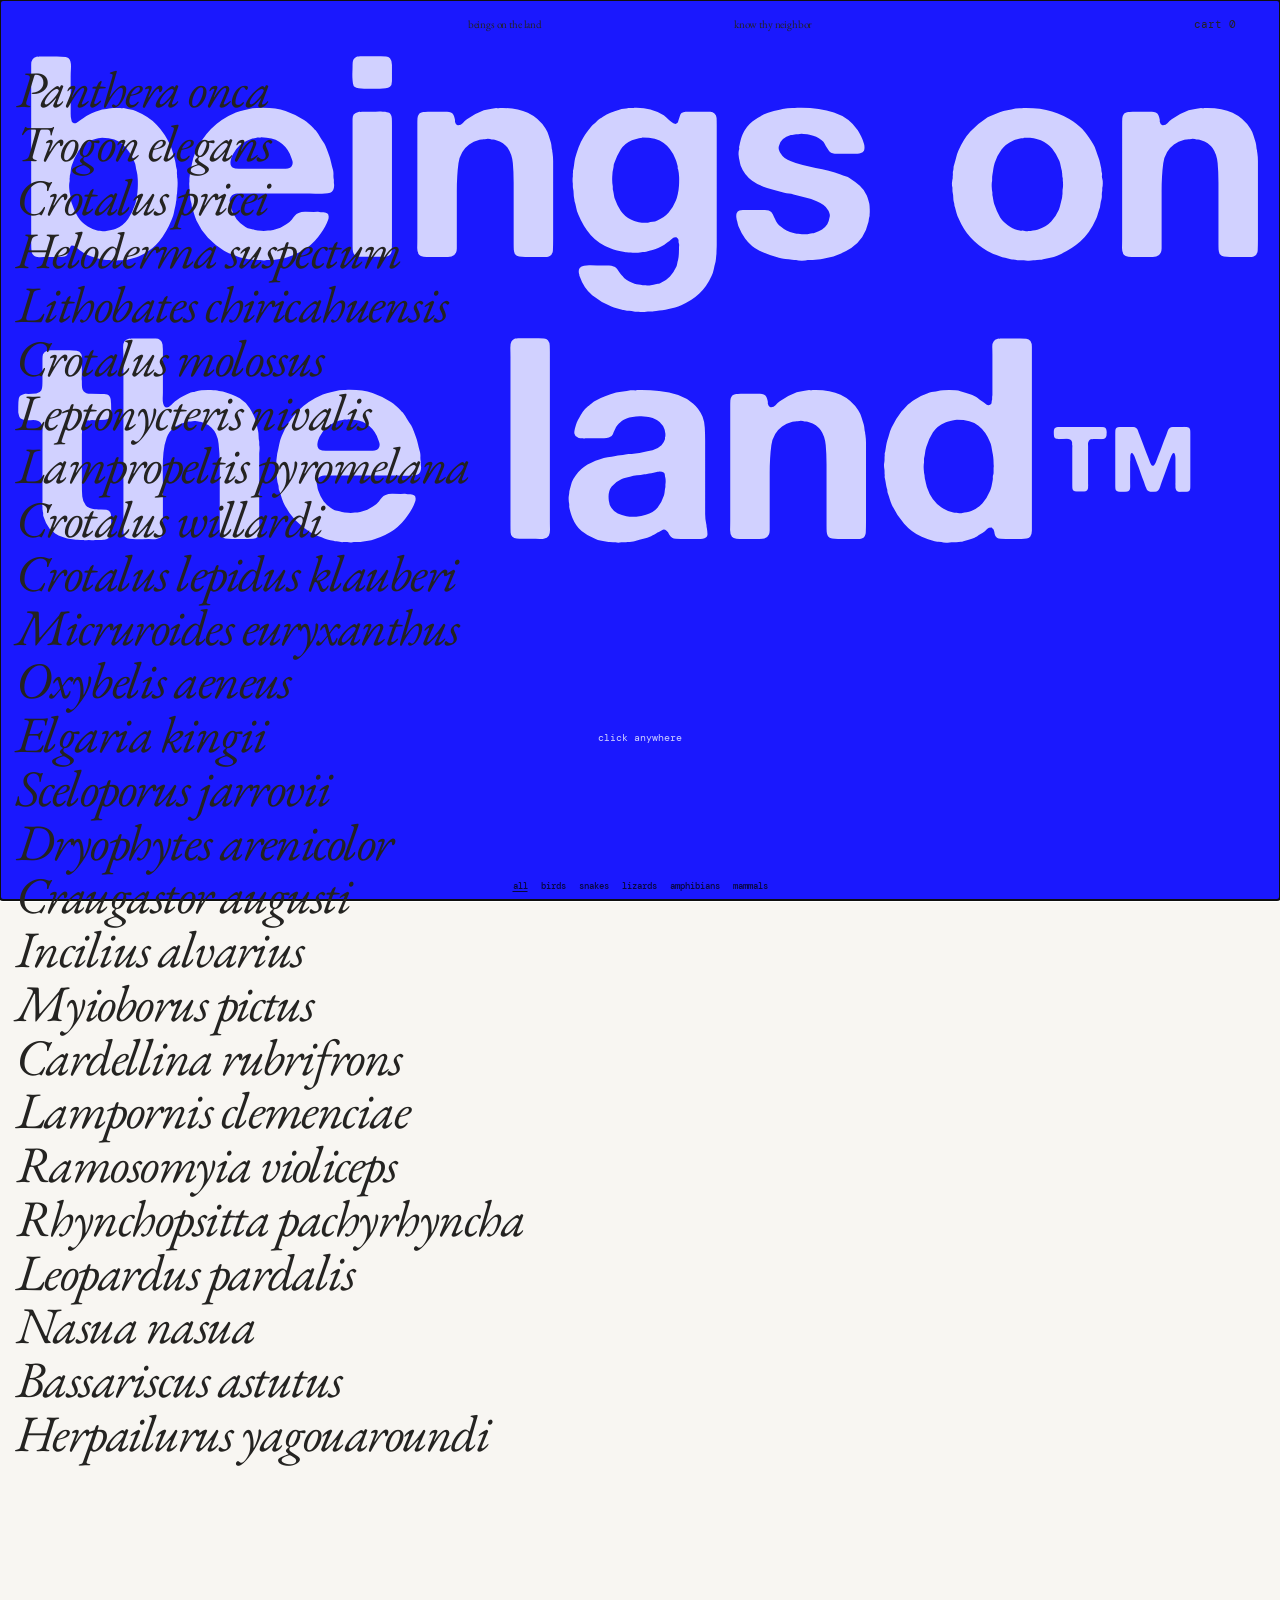
<file: index.html>
<!doctype html>
<html lang="en">
  <head>
    <meta charset="utf-8">
    <meta name="viewport" content="width=device-width, initial-scale=1, viewport-fit=cover">
    <meta name="theme-color" content="#2424ff">
    <meta name="apple-mobile-web-app-capable" content="yes">
    <meta name="apple-mobile-web-app-status-bar-style" content="black-translucent">
    <meta name="description" content="Beings on the Land — embroidered objects from the Sky Islands.">
    <meta property="og:type" content="website">
    <meta property="og:title" content="beings on the land">
    <meta property="og:description" content="Beings on the Land — embroidered objects from the Sky Islands.">
    <meta property="og:url" content="https://beings.onthe.land/">
    <meta property="og:image" content="https://beings.onthe.land/images/trogon-elegans.jpg">
    <meta property="og:image:width" content="960">
    <meta property="og:image:height" content="960">
    <meta name="twitter:card" content="summary_large_image">
    <meta name="twitter:title" content="beings on the land">
    <meta name="twitter:description" content="Beings on the Land — embroidered objects from the Sky Islands.">
    <meta name="twitter:image" content="https://beings.onthe.land/images/trogon-elegans.jpg">
    <title>beings on the land</title>
    <link rel="stylesheet" href="style.css">
  </head>
  <body class="index-page">
    <header class="site-header">
      <a class="site-title" href="index.html">beings on the land</a>
      <nav aria-label="Primary"><a href="index.html">beings on the land</a><a href="about.html">know thy neighbor</a></nav>
      <button class="cart-toggle" type="button" aria-expanded="false" aria-controls="cart-drawer">cart <span data-cart-count>0</span></button>
    </header>
    <main><section class="animal-index" id="animal-index" aria-label="Beings" aria-live="polite"></section></main>
    <nav class="filter-nav" aria-label="Filter beings by taxon">
      <div class="filter-scroll">
        <button type="button" data-filter="All" aria-pressed="true">all</button>
        <button type="button" data-filter="Birds" aria-pressed="false">birds</button>
        <button type="button" data-filter="Snakes" aria-pressed="false">snakes</button>
        <button type="button" data-filter="Lizards" aria-pressed="false">lizards</button>
        <button type="button" data-filter="Amphibians" aria-pressed="false">amphibians</button>
        <button type="button" data-filter="Mammals" aria-pressed="false">mammals</button>
      </div>
    </nav>
    <div class="landing" id="landing" role="dialog" aria-label="Beings on the Land. Click anywhere to enter." tabindex="-1">
      <p class="overlay-1">beings on<br>the land<span class="trademark">™</span></p>
      <span>click anywhere</span>
    </div>
    <button class="landing-dismiss" id="landing-dismiss" type="button" aria-label="Enter Beings on the Land"></button>
    <div id="cart-root"></div>
    <script src="products.js"></script><script src="cart.js"></script><script src="script.js"></script>
  </body>
</html>
</file>
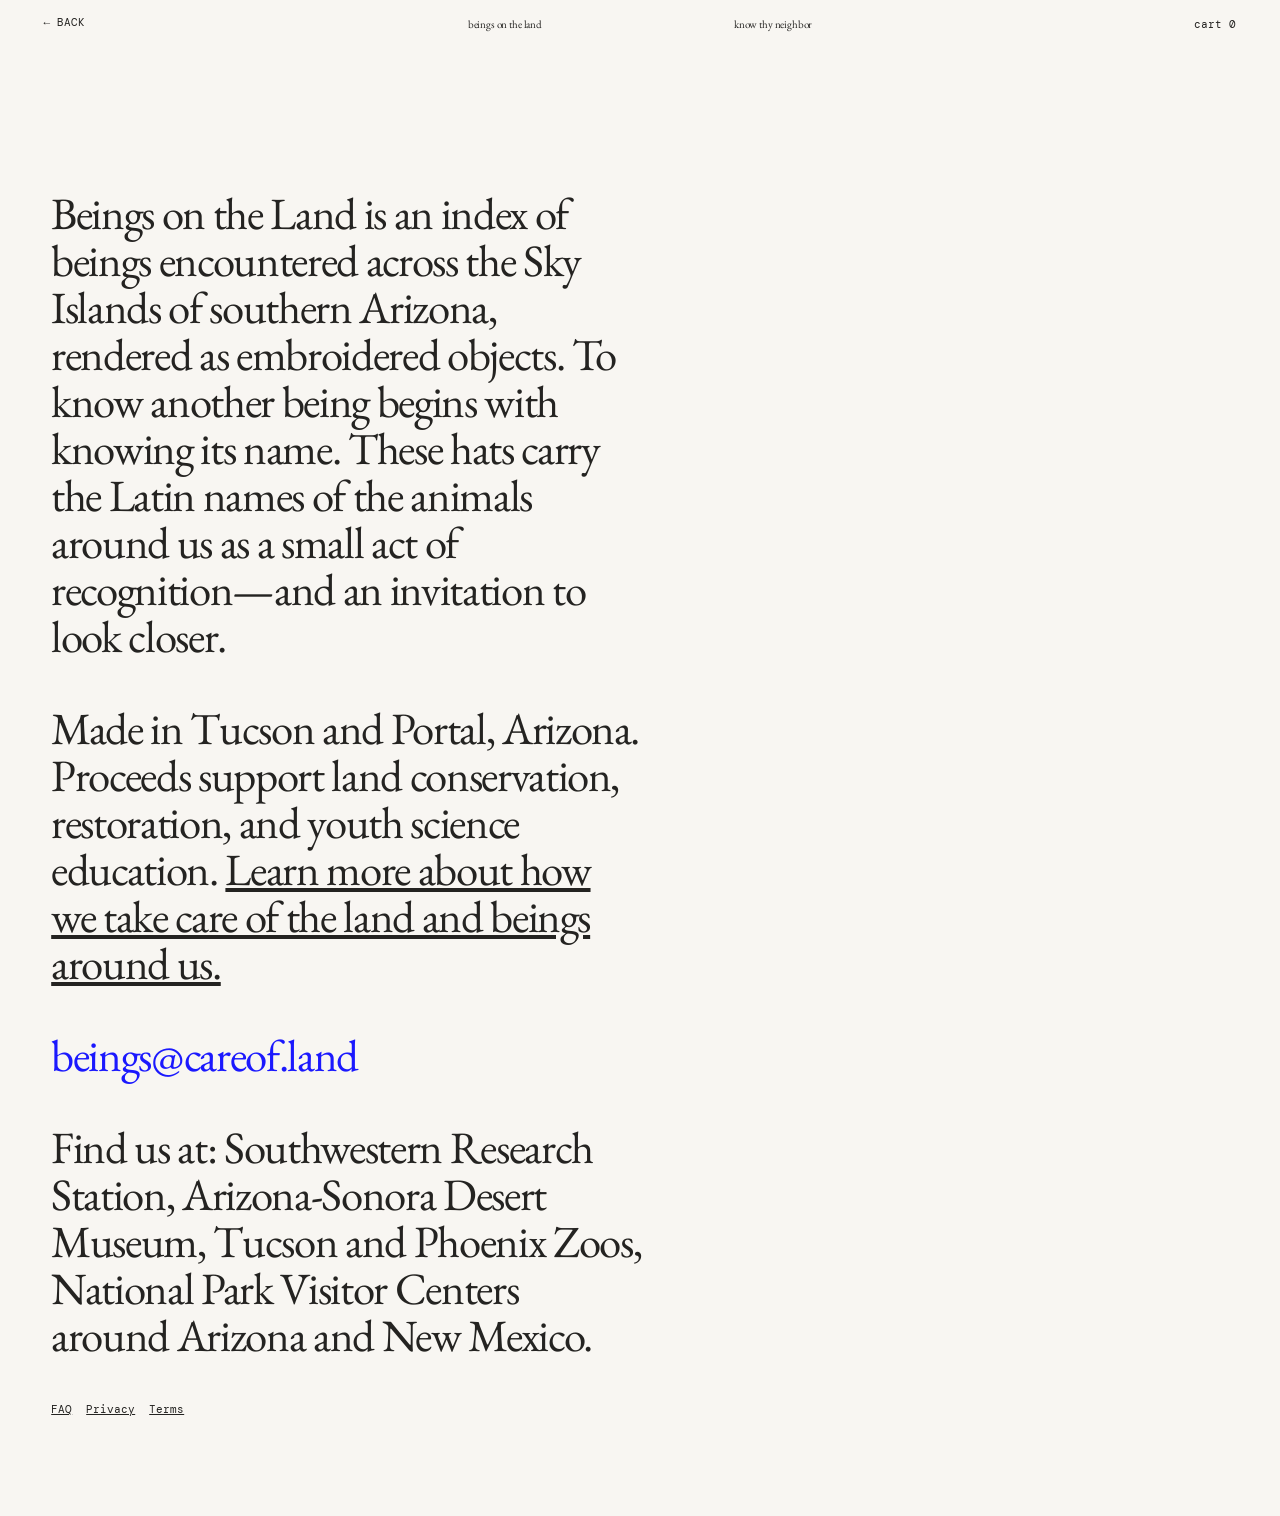
<file: about.html>
<!doctype html>
<html lang="en"><head><meta charset="utf-8"><meta name="viewport" content="width=device-width, initial-scale=1"><title>know thy neighbor — beings on the land</title><link rel="stylesheet" href="style.css"></head>
<body class="text-page about-page"><header class="site-header"><a class="site-title" href="index.html">beings on the land</a><nav aria-label="Primary"><a href="index.html">beings on the land</a><a href="about.html" aria-current="page">know thy neighbor</a></nav><button class="cart-toggle" type="button" aria-expanded="false" aria-controls="cart-drawer">cart <span data-cart-count>0</span></button></header><main class="prose"><p>Beings on the Land is an index of beings encountered across the Sky Islands of southern Arizona, rendered as embroidered objects. To know another being begins with knowing its name. These hats carry the Latin names of the animals around us as a small act of recognition—and an invitation to look closer.</p><p>Made in Tucson and Portal, Arizona. Proceeds support land conservation, restoration, and youth science education. <a href="care.html">Learn more about how we take care of the land and beings around us.</a></p><p class="contact"><a href="mailto:beings@careof.land">beings@careof.land</a></p><p>Find us at: Southwestern Research Station, Arizona-Sonora Desert Museum, Tucson and Phoenix Zoos, National Park Visitor Centers around Arizona and New Mexico.</p><p class="page-links"><a href="faq.html">FAQ</a> <a href="privacy.html">Privacy</a> <a href="terms.html">Terms</a></p></main><a class="back-link" href="index.html">← BACK</a><div id="cart-root"></div><script src="products.js"></script><script src="cart.js"></script></body></html>
</file>
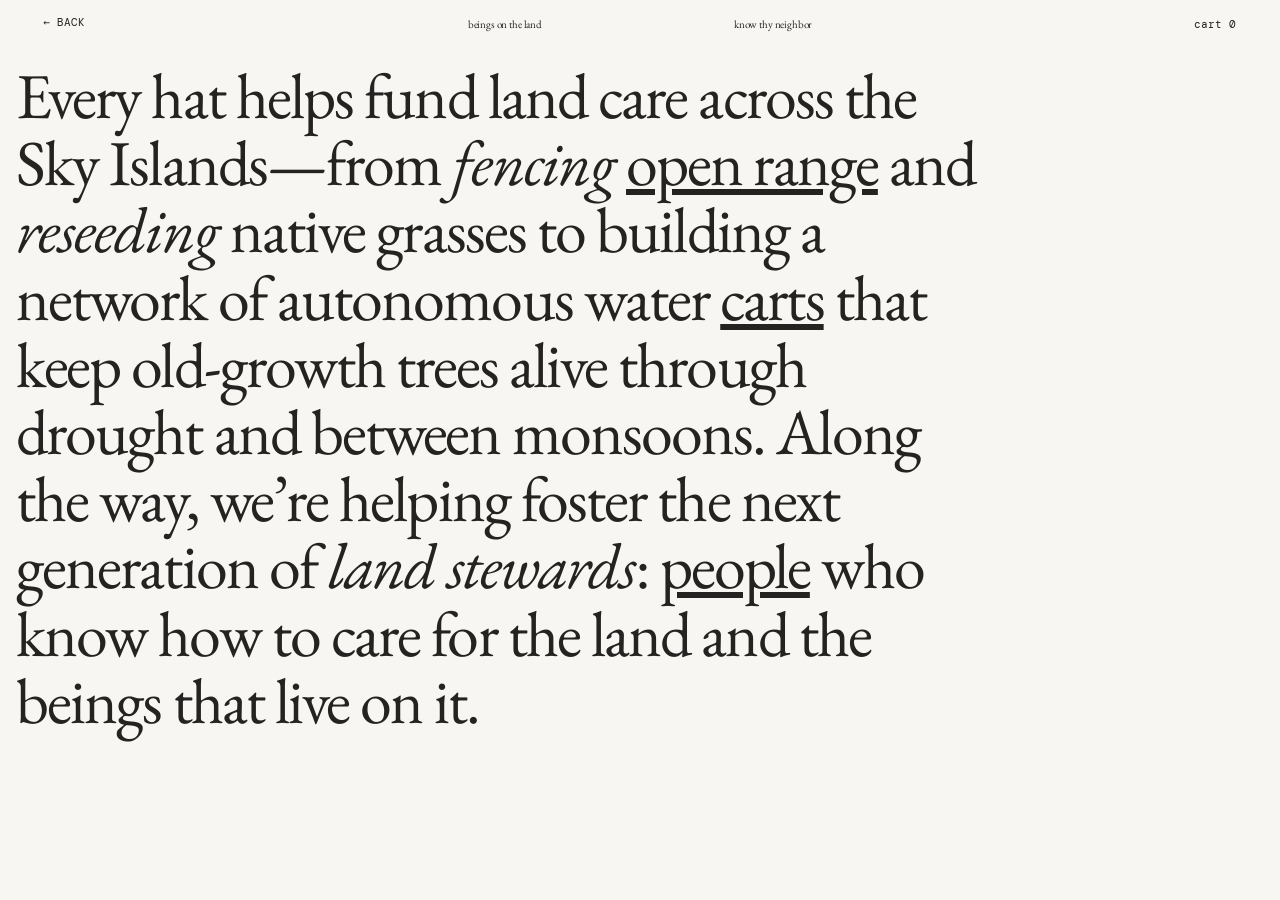
<file: care.html>
<!doctype html>
<html lang="en"><head><meta charset="utf-8"><meta name="viewport" content="width=device-width, initial-scale=1"><title>care of the land — beings on the land</title><link rel="stylesheet" href="style.css"></head>
<body class="care-page"><header class="site-header"><a class="site-title" href="index.html">beings on the land</a><nav aria-label="Primary"><a href="index.html">beings on the land</a><a href="about.html">know thy neighbor</a></nav><button class="cart-toggle" type="button" aria-expanded="false" aria-controls="cart-drawer">cart <span data-cart-count>0</span></button></header><main class="story"><p>Every hat helps fund land care across the Sky Islands—from <span class="term term-italic" tabindex="0">fencing<img class="term-image" src="images/care-placeholder.svg" alt="" aria-hidden="true"></span> <span class="term term-underline" tabindex="0">open range<img class="term-image" src="images/care-placeholder.svg" alt="" aria-hidden="true"></span> and <span class="term term-italic" tabindex="0">reseeding<img class="term-image" src="images/care-placeholder.svg" alt="" aria-hidden="true"></span> native grasses to building a network of autonomous water <span class="term term-underline" tabindex="0">carts<img class="term-image" src="images/care-placeholder.svg" alt="" aria-hidden="true"></span> that keep old-growth trees alive through drought and between monsoons. Along the way, we’re helping foster the next generation of <span class="term term-italic" tabindex="0">land stewards<img class="term-image" src="images/care-placeholder.svg" alt="" aria-hidden="true"></span>: <span class="term term-underline" tabindex="0">people<img class="term-image" src="images/care-placeholder.svg" alt="" aria-hidden="true"></span> who know how to care for the land and the beings that live on it.</p></main><a class="back-link" href="about.html">← BACK</a><div id="cart-root"></div><script src="products.js"></script><script src="cart.js"></script></body></html>
</file>
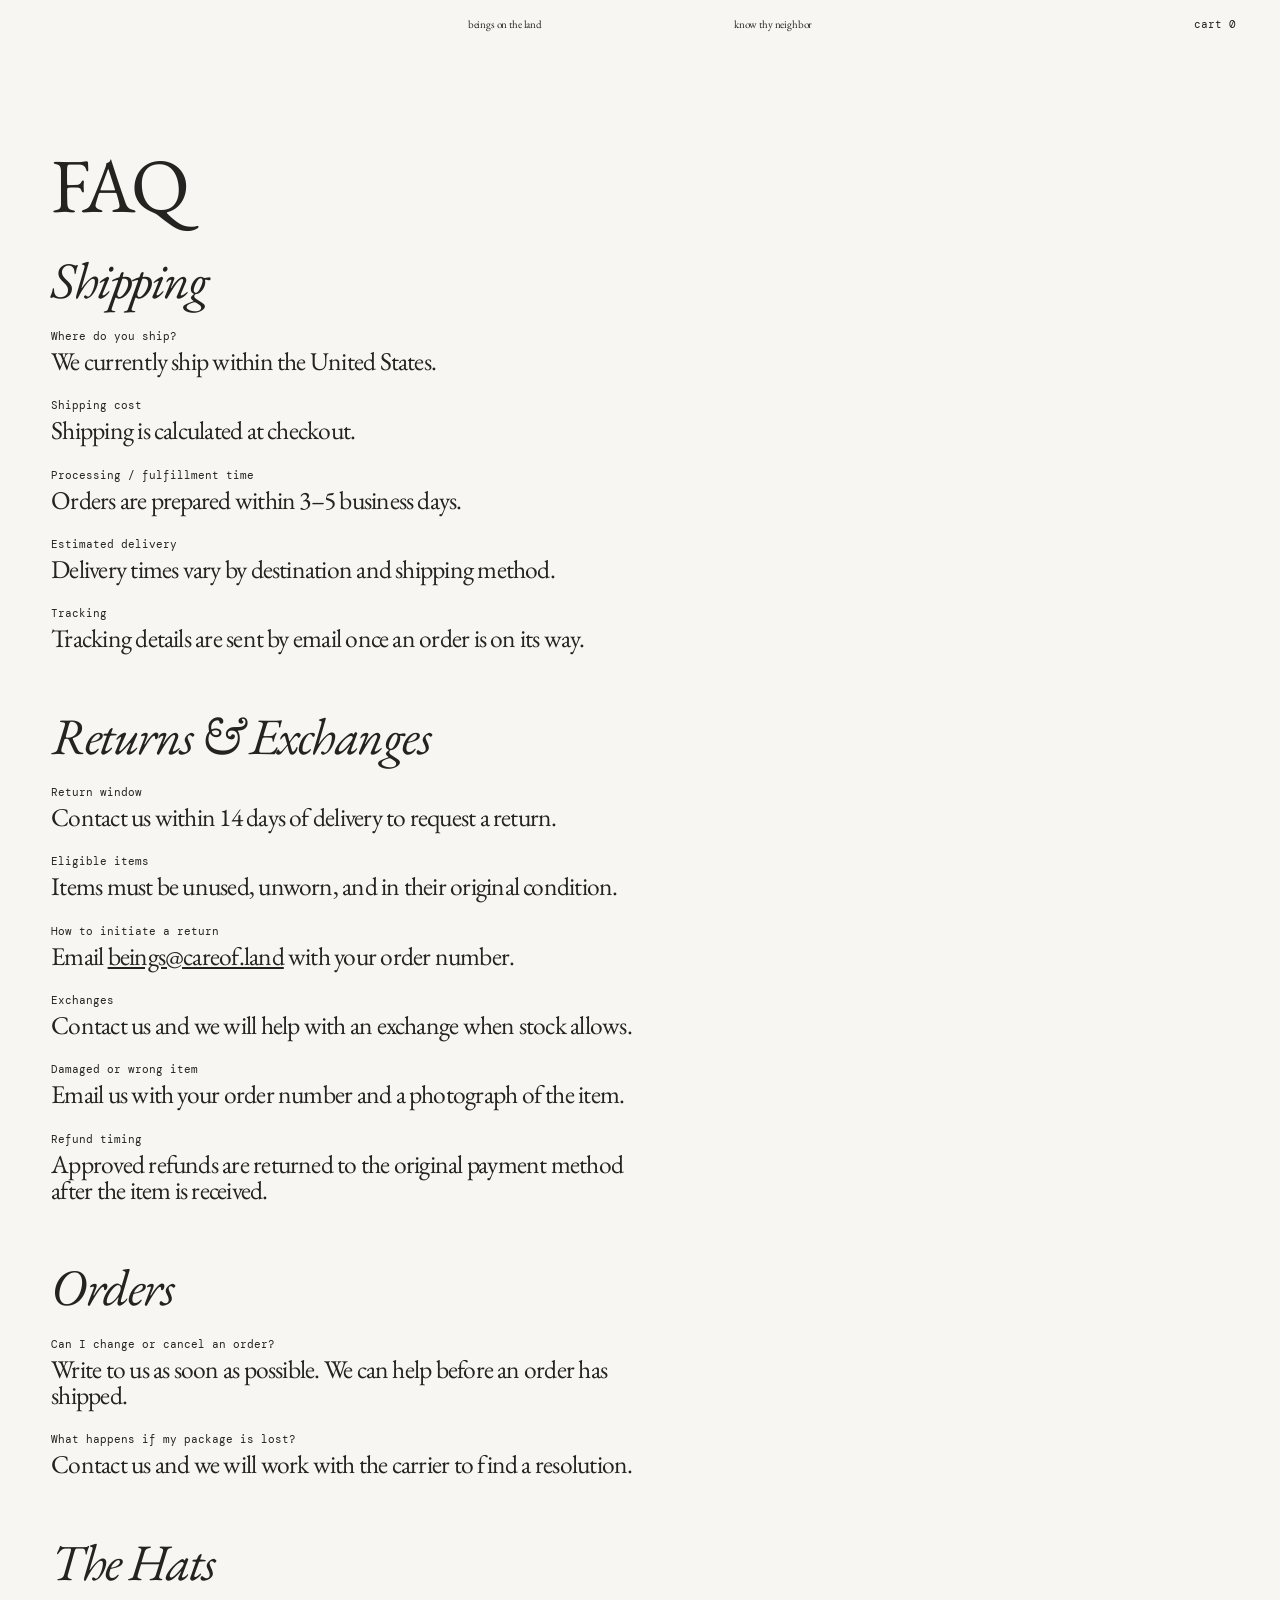
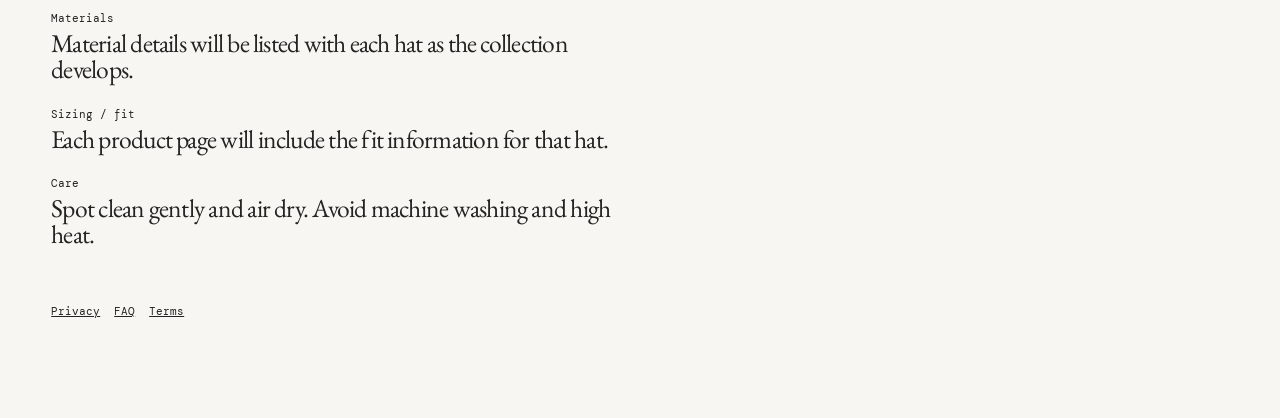
<file: faq.html>
<!doctype html>
<html lang="en"><head><meta charset="utf-8"><meta name="viewport" content="width=device-width, initial-scale=1"><title>FAQ — beings on the land</title><link rel="stylesheet" href="style.css"></head>
<body class="text-page"><header class="site-header"><a class="site-title" href="index.html">beings on the land</a><nav aria-label="Primary"><a href="index.html">beings on the land</a><a href="about.html">know thy neighbor</a></nav><button class="cart-toggle" type="button" aria-expanded="false" aria-controls="cart-drawer">cart <span data-cart-count>0</span></button></header><main class="prose faq"><h1>FAQ</h1><section><h2>Shipping</h2><h3>Where do you ship?</h3><p>We currently ship within the United States.</p><h3>Shipping cost</h3><p>Shipping is calculated at checkout.</p><h3>Processing / fulfillment time</h3><p>Orders are prepared within 3–5 business days.</p><h3>Estimated delivery</h3><p>Delivery times vary by destination and shipping method.</p><h3>Tracking</h3><p>Tracking details are sent by email once an order is on its way.</p></section><section><h2>Returns &amp; Exchanges</h2><h3>Return window</h3><p>Contact us within 14 days of delivery to request a return.</p><h3>Eligible items</h3><p>Items must be unused, unworn, and in their original condition.</p><h3>How to initiate a return</h3><p>Email <a href="mailto:beings@careof.land">beings@careof.land</a> with your order number.</p><h3>Exchanges</h3><p>Contact us and we will help with an exchange when stock allows.</p><h3>Damaged or wrong item</h3><p>Email us with your order number and a photograph of the item.</p><h3>Refund timing</h3><p>Approved refunds are returned to the original payment method after the item is received.</p></section><section><h2>Orders</h2><h3>Can I change or cancel an order?</h3><p>Write to us as soon as possible. We can help before an order has shipped.</p><h3>What happens if my package is lost?</h3><p>Contact us and we will work with the carrier to find a resolution.</p></section><section><h2>The Hats</h2><h3>Materials</h3><p>Material details will be listed with each hat as the collection develops.</p><h3>Sizing / fit</h3><p>Each product page will include the fit information for that hat.</p><h3>Care</h3><p>Spot clean gently and air dry. Avoid machine washing and high heat.</p></section><p class="page-links"><a href="privacy.html">Privacy</a> <a href="faq.html">FAQ</a> <a href="terms.html">Terms</a></p></main><div id="cart-root"></div><script src="products.js"></script><script src="cart.js"></script></body></html>
</file>
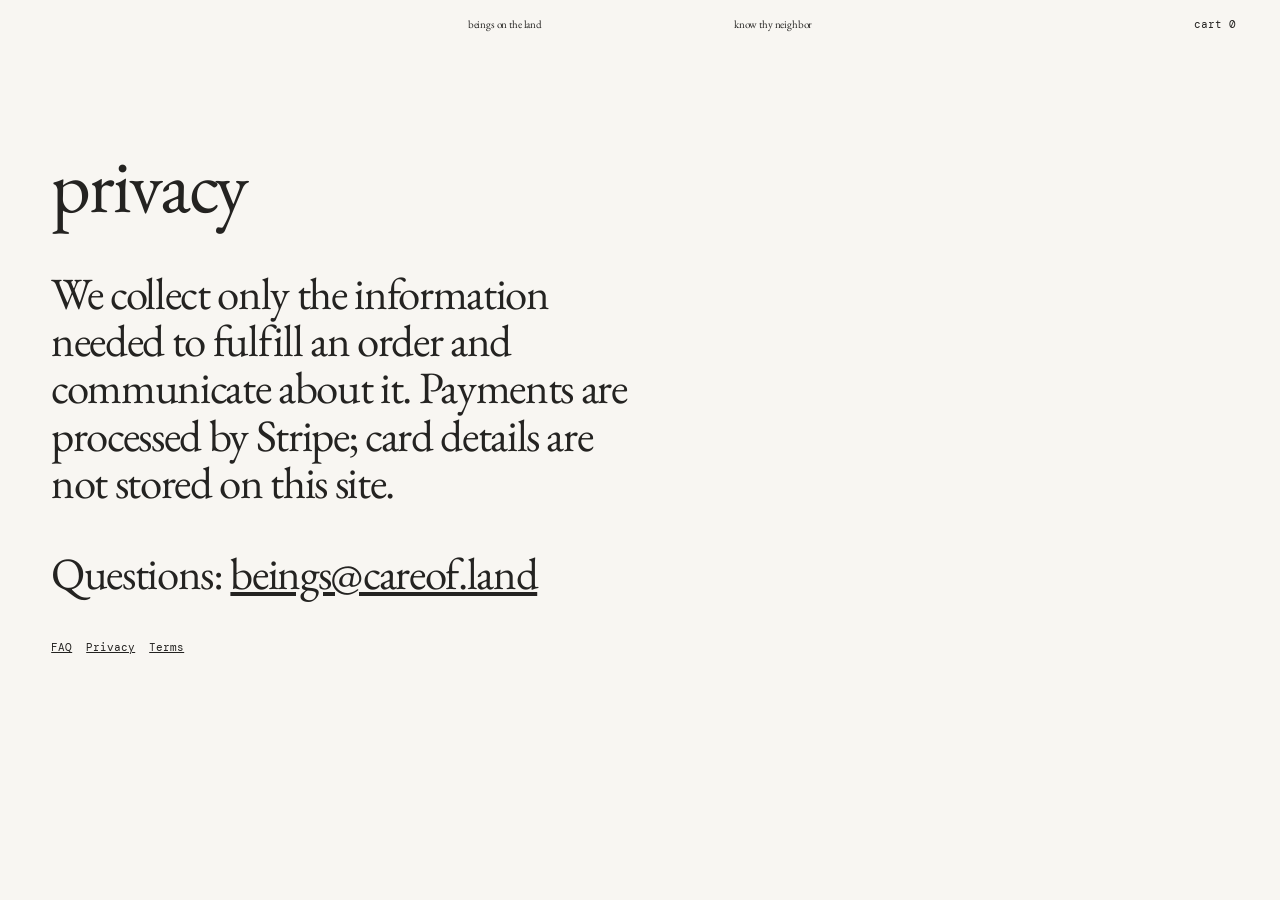
<file: privacy.html>
<!doctype html>
<html lang="en"><head><meta charset="utf-8"><meta name="viewport" content="width=device-width, initial-scale=1"><title>privacy — beings on the land</title><link rel="stylesheet" href="style.css"></head>
<body class="text-page"><header class="site-header"><a class="site-title" href="index.html">beings on the land</a><nav aria-label="Primary"><a href="index.html">beings on the land</a><a href="about.html">know thy neighbor</a></nav><button class="cart-toggle" type="button" aria-expanded="false" aria-controls="cart-drawer">cart <span data-cart-count>0</span></button></header><main class="prose"><h1>privacy</h1><p>We collect only the information needed to fulfill an order and communicate about it. Payments are processed by Stripe; card details are not stored on this site.</p><p>Questions: <a href="mailto:beings@careof.land">beings@careof.land</a></p><p class="page-links"><a href="faq.html">FAQ</a> <a href="privacy.html">Privacy</a> <a href="terms.html">Terms</a></p></main><div id="cart-root"></div><script src="products.js"></script><script src="cart.js"></script></body></html>
</file>
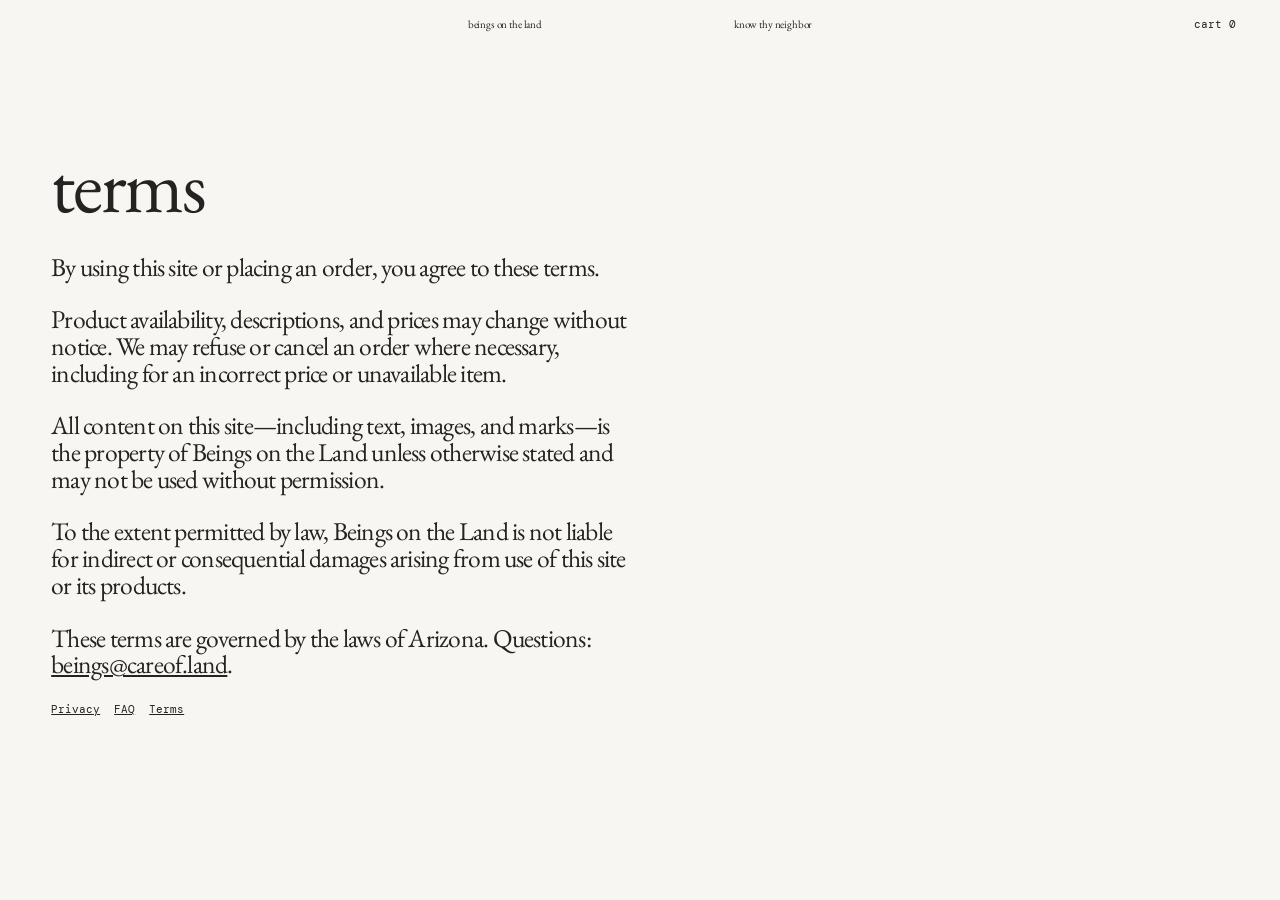
<file: terms.html>
<!doctype html>
<html lang="en"><head><meta charset="utf-8"><meta name="viewport" content="width=device-width, initial-scale=1"><title>terms — beings on the land</title><link rel="stylesheet" href="style.css"></head>
<body class="text-page"><header class="site-header"><a class="site-title" href="index.html">beings on the land</a><nav aria-label="Primary"><a href="index.html">beings on the land</a><a href="about.html">know thy neighbor</a></nav><button class="cart-toggle" type="button" aria-expanded="false" aria-controls="cart-drawer">cart <span data-cart-count>0</span></button></header><main class="prose terms"><h1>terms</h1><p>By using this site or placing an order, you agree to these terms.</p><p>Product availability, descriptions, and prices may change without notice. We may refuse or cancel an order where necessary, including for an incorrect price or unavailable item.</p><p>All content on this site—including text, images, and marks—is the property of Beings on the Land unless otherwise stated and may not be used without permission.</p><p>To the extent permitted by law, Beings on the Land is not liable for indirect or consequential damages arising from use of this site or its products.</p><p>These terms are governed by the laws of Arizona. Questions: <a href="mailto:beings@careof.land">beings@careof.land</a>.</p><p class="page-links"><a href="privacy.html">Privacy</a> <a href="faq.html">FAQ</a> <a href="terms.html">Terms</a></p></main><div id="cart-root"></div><script src="products.js"></script><script src="cart.js"></script></body></html>
</file>
<file: style.css>
@import url('https://fonts.googleapis.com/css2?family=DM+Mono:wght@400&family=EB+Garamond:wght@400&display=swap');
@font-face { font-family:"Alte Haas Grotesk"; src:url("fonts/AlteHaasGroteskBold.ttf") format("truetype"); font-style:normal; font-weight:700; font-display:swap; }
:root { --paper:#f8f6f2; --ink:#242321; --blue:rgba(2,0,255,.9); --line:rgba(36,35,33,.25); }
* { box-sizing:border-box; } html { background:var(--paper); } body { margin:0; color:var(--ink); background:var(--paper); font-family:"DM Mono", monospace; font-size:11px; } a { color:inherit; } button { font:inherit; color:inherit; }
.site-header { position:fixed; inset:0 0 auto; z-index:2; display:grid; grid-template-columns:1fr auto 1fr; align-items:center; padding:17px 3.4vw; pointer-events:none; } .site-header a,.site-header button { pointer-events:auto; } .site-title { font-family:"EB Garamond",Garamond,serif; font-size:11px; font-weight:400; line-height:1.1; letter-spacing:-.014em; text-decoration:none; visibility:hidden; } nav { display:flex; gap:15vw; } nav a { font-family:"EB Garamond",Garamond,serif; font-size:11px; font-weight:400; line-height:1.1; letter-spacing:-.014em; text-decoration:none; } nav a:hover,.prose a:hover { text-decoration:underline; } .cart-toggle { justify-self:end; border:0; padding:0; background:none; cursor:pointer; }
.animal-index { position:relative; z-index:1; padding:62px 16px 8vh; max-width:1000px; } .animal { position:relative; width:max-content; max-width:100%; } .animal-link { position:relative; z-index:2; display:block; font-family:"EB Garamond",Garamond,serif; font-style:italic; font-weight:400; font-size:clamp(2.8rem,4vw,4rem); line-height:1.05; letter-spacing:-.03em; text-decoration:none; white-space:nowrap; } .animal-image { position:absolute; z-index:1; left:55%; top:38%; width:min(42vw,470px); aspect-ratio:4/3; object-fit:cover; opacity:0; transform:translate(-12%,-46%) scale(.97); transition:opacity .2s ease,transform .25s ease; pointer-events:none; } .animal:hover .animal-image,.animal:focus-within .animal-image { opacity:1; transform:translate(-12%,-46%) scale(1); pointer-events:auto; }
.filter-nav { position:fixed; z-index:3; bottom:8px; left:50%; transform:translateX(-50%); } .filter-scroll { display:flex; gap:13px; align-items:center; white-space:nowrap; } .filter-nav button { padding:0; border:0; background:none; color:rgba(0,0,0,.75); font-family:"Diatype Mono Variable","DM Mono",monospace; font-size:.55rem; font-style:normal; font-weight:450; line-height:1.1; letter-spacing:0; font-variation-settings:'slnt' 0,'MONO' 1; text-transform:lowercase; cursor:pointer; } .filter-nav button:hover,.filter-nav button:focus-visible,.filter-nav button[aria-pressed="true"] { text-decoration:underline; text-underline-offset:2px; }
.back-link { position:fixed; z-index:21; top:17px; left:3.4vw; color:inherit; font-family:"DM Mono",monospace; font-size:11px; line-height:1; text-decoration:none; } .back-link:hover,.back-link:focus-visible { text-decoration:underline; text-underline-offset:2px; } .product-page .site-title { visibility:hidden; }
.index-page { background:transparent; } .landing { position:fixed; z-index:0; top:0; right:0; left:0; height:100vh; height:100svh; height:100dvh; padding-top:env(safe-area-inset-top); padding-bottom:env(safe-area-inset-bottom); display:flex; overflow:hidden; align-items:flex-start; justify-content:flex-start; background:var(--blue); color:rgba(255,255,255,.8); transition:opacity .24s ease,visibility .24s; } .landing-dismiss { position:fixed; z-index:50; top:0; right:0; left:0; height:100vh; height:100svh; height:100dvh; width:auto; border:0; padding:0; background:transparent; cursor:pointer; } .landing.is-gone,.landing-dismiss.is-gone { opacity:0; visibility:hidden; pointer-events:none; } .overlay-1 { --text-style:"overlay"; display:block; margin:10px 0 0 16px; color:rgba(255,255,255,.8); font-family:"Alte Haas Grotesk","Arial Rounded MT Bold",Arial,sans-serif; font-size:22vw; font-style:normal; font-weight:700; line-height:1; letter-spacing:-.025em; text-align:left; white-space:nowrap; } .overlay-1 a { color:rgba(255,255,255,.8); border-bottom:0 solid rgba(127,127,127,.2); text-decoration:none; } .overlay-1 .trademark { position:static; display:inline; margin-left:.025em; color:inherit; font-family:inherit; font-size:.56em; font-weight:inherit; line-height:1; vertical-align:baseline; } .landing > span { position:absolute; top:calc(50% + 22vw + 5px); left:50%; width:max-content; transform:translate(-50%,-50%); font-size:10px; color:rgba(255,255,255,.8); }
.product { display:grid; grid-template-columns:minmax(0,1.25fr) minmax(260px,.75fr); gap:7vw; max-width:1240px; margin:auto; padding:96px 4vw 7vw; } .product-image { width:100%; aspect-ratio:4/3; object-fit:cover; } .product-info { align-self:start; padding-top:10px; } .product h1,.prose h1 { margin:0 0 28px; font-family:"EB Garamond",Garamond,serif; font-size:clamp(3.4rem,6vw,6rem); font-style:normal; font-weight:400; line-height:1.05; letter-spacing:-.03em; } .price { margin-bottom:32px; font-size:13px; } fieldset { border:0; margin:0 0 34px; padding:0; } legend { margin-bottom:12px; } .color-options { display:flex; flex-wrap:wrap; gap:8px; } .color-options button { border:1px solid var(--ink); padding:8px 10px; background:transparent; cursor:pointer; } .color-options button[aria-pressed="true"] { background:var(--ink); color:var(--paper); } .add-button { width:100%; border:1px solid var(--ink); padding:13px; background:var(--ink); color:var(--paper); cursor:pointer; } .add-button:hover { background:transparent; color:var(--ink); }
.prose { max-width:700px; padding:145px 4vw 10vh; } .prose p { max-width:590px; font-family:"EB Garamond",Garamond,serif; font-size:clamp(2rem,3.5vw,3.2rem); line-height:1.05; letter-spacing:-.03em; }
.story { position:relative; z-index:1; padding:62px 16px 8vh; max-width:1000px; } .story p { margin:0; font-family:"EB Garamond",Garamond,serif; font-weight:400; font-size:clamp(2.8rem,5vw,4.5rem); line-height:1.05; letter-spacing:-.03em; }
.term { position:relative; display:inline-block; }
.term-italic { font-style:italic; }
.term-underline { text-decoration:underline; text-underline-offset:4px; }
.term-image { position:absolute; z-index:5; left:50%; bottom:100%; margin-bottom:16px; width:min(40vw,420px); aspect-ratio:4/3; object-fit:cover; opacity:0; transform:translate(-50%,6px) scale(.97); transition:opacity .2s ease,transform .25s ease; pointer-events:none; }
.term:hover .term-image,.term:focus .term-image,.term:focus-within .term-image { opacity:1; transform:translate(-50%,0) scale(1); pointer-events:auto; }
.contact a { color:var(--blue); text-decoration:none; } .contact a:hover,.contact a:focus-visible { text-decoration:none; } .page-links { display:flex; gap:14px; font-family:"Diatype Mono Variable","DM Mono",monospace !important; font-size:11px !important; letter-spacing:0 !important; } .about-page .site-title { visibility:hidden; } .faq section { margin:0 0 58px; } .faq h2 { margin:0 0 16px; font-family:"EB Garamond",Garamond,serif; font-size:clamp(2.8rem,4vw,4rem); font-style:italic; font-weight:400; line-height:1; letter-spacing:-.03em; } .faq h3 { margin:24px 0 5px; font-family:"Diatype Mono Variable","DM Mono",monospace; font-size:11px; font-weight:400; } .faq h3 + p { margin:0; font-size:clamp(1.35rem,2vw,1.8rem); line-height:1.03; }
.terms p { max-width:590px; font-size:clamp(1.35rem,2vw,1.8rem); line-height:1.05; letter-spacing:-.03em; }
.cart-backdrop { position:fixed; z-index:29; inset:0; background:rgba(36,35,33,.16); } .cart-drawer { position:fixed; z-index:30; top:0; right:0; height:100%; width:min(440px,100%); padding:30px; background:var(--paper); border-left:1px solid var(--ink); transform:translateX(101%); transition:transform .25s ease; display:flex; flex-direction:column; } .cart-drawer.open { transform:translateX(0); } .cart-head { display:flex; justify-content:space-between; margin-bottom:35px; } .cart-close { border:0; padding:0; background:none; cursor:pointer; } .cart-item { display:grid; grid-template-columns:76px 1fr auto; gap:12px; margin-bottom:18px; } .cart-item img { width:76px; height:57px; object-fit:cover; } .cart-item p { margin:0 0 5px; } .remove { align-self:end; border:0; padding:0; background:none; text-decoration:underline; cursor:pointer; } .cart-footer { margin-top:auto; border-top:1px solid var(--line); padding-top:16px; } .checkout { display:block; width:100%; margin-top:14px; border:1px solid var(--ink); padding:13px; background:var(--ink); color:var(--paper); text-align:center; text-decoration:none; }
@media (max-width:650px) { .site-header { padding:18px 18px; grid-template-columns:1fr auto 1fr; } .site-title { visibility:visible; font-size:11px; } .site-header nav { display:flex; justify-self:center; gap:0; } .site-header nav a:first-child { display:none; } .index-page { height:100dvh; overflow:hidden; } .index-page main { height:100%; overflow-y:auto; -webkit-overflow-scrolling:touch; } .animal-index { padding:62px 18px 90px; } .animal-link { font-size:13vw; line-height:1.05; white-space:normal; margin-bottom:.2em; } .animal-image { display:none; } .term-image { display:none; } .filter-nav { left:0; right:0; bottom:0; width:100%; transform:none; padding:14px 12px calc(14px + env(safe-area-inset-bottom)); background:var(--paper); border-top:1px solid var(--line); } .filter-nav::after { content:""; position:fixed; z-index:3; left:0; right:0; bottom:-150px; height:150px; background:var(--paper); pointer-events:none; } .filter-scroll { justify-content:center; gap:16px; max-width:100%; overflow-x:auto; } .filter-nav button { font-size:.7rem; } .back-link { top:18px; left:18px; font-size:11px; } .overlay-1 { margin:15px 0 0 15px; font-size:22vw; } .landing > span { top:calc(50% + 22vw + 7.5px); } .product { display:block; padding:65px 18px 9vh; } .product-info { padding-top:28px; } .prose { padding:110px 18px 9vh; } .story { padding:90px 18px 12vh; } .story p { font-size:10vw; } }
</file>
